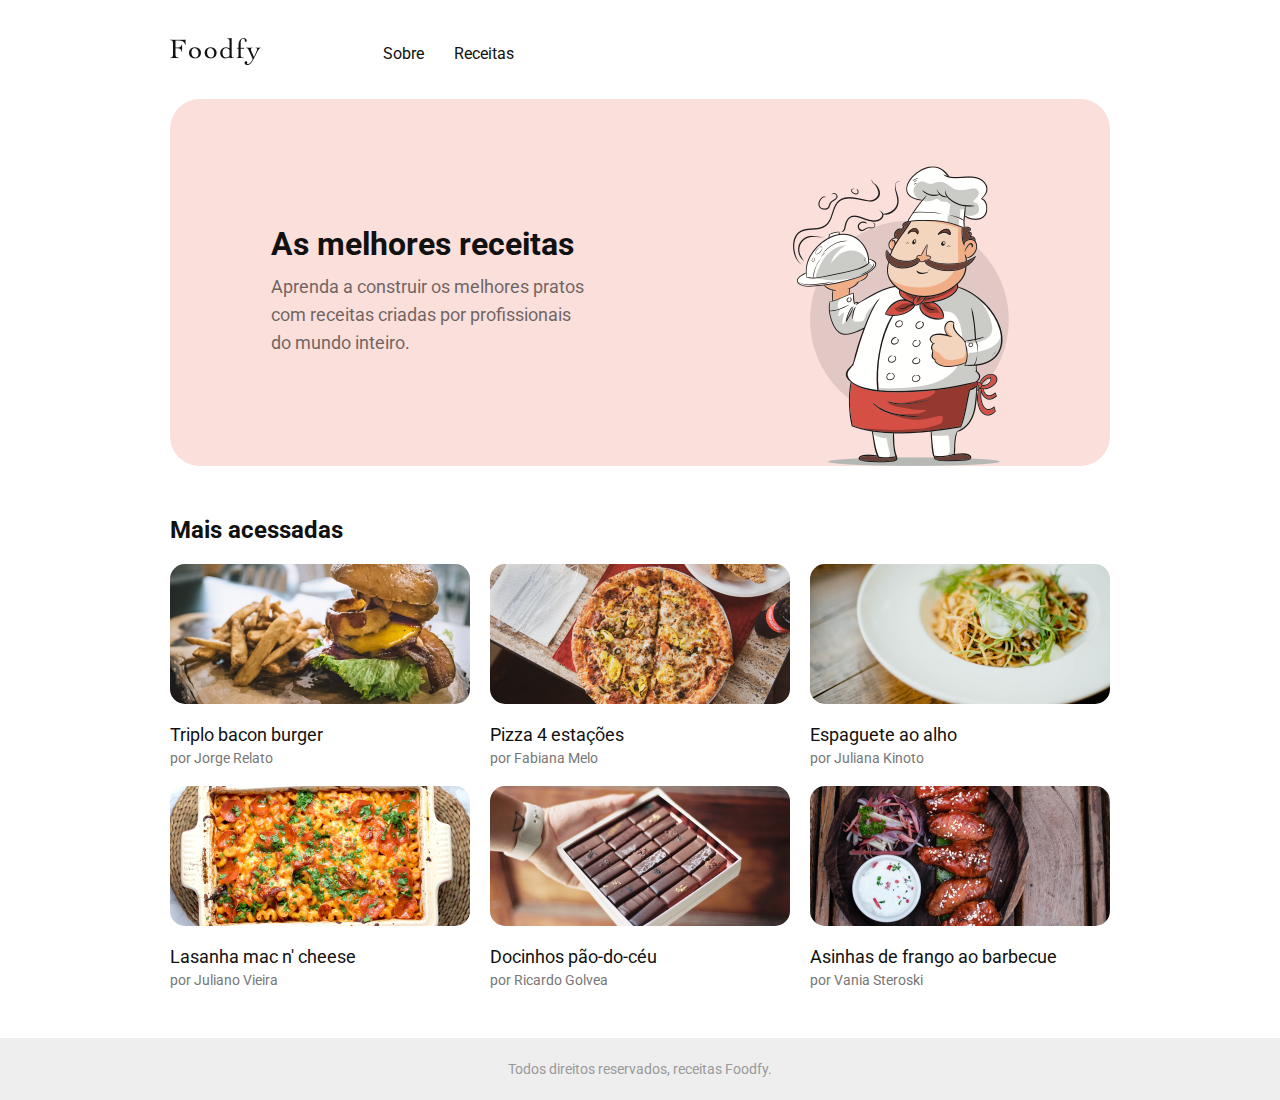
<file: modulo-02/index.html>
<!DOCTYPE html>
<html lang="pt">
  <head>
    <meta charset="UTF-8" />
    <meta name="viewport" content="width=device-width, initial-scale=1.0" />
    <meta http-equiv="X-UA-Compatible" content="ie=edge" />
    <title>Foodfy | Home</title>

    <link rel="stylesheet" href="style.css" />
  </head>
  <body>
    <!-- HEADER -->
    <header>
      <a href="index.html"><img src="assets/logo.png" alt="Foodfy"/></a>
      <nav>
        <ul>
          <li><a href="about.html" title="Sobre">Sobre</a></li>
          <li><a href="revenue.html" title="Receitas">Receitas</a></li>
        </ul>
      </nav>
    </header>

    <!-- BANNER -->
    <section class="banner container">
      <img src="assets/chef.png" alt="Cref" />
      <div>
        <h1>As melhores receitas</h1>
        <p class="tagline">
          Aprenda a construir os melhores pratos com receitas criadas por
          profissionais do mundo inteiro.
        </p>
      </div>
    </section>

    <!-- MOST ACCESSED -->
    <section class="main_cards container">
      <h4>Mais acessadas</h4>
      <div class="card">
        <img
          src="assets/burger.png"
          alt="Triplo bacon burger"
          title="Triplo bacon burger"
        />
        <p>Triplo bacon burger</p>
        <span>por Jorge Relato</span>
      </div>

      <div class="card">
        <img
          src="assets/pizza.png"
          alt="Pizza 4 estações"
          title="Pizza 4 estações"
        />
        <p>Pizza 4 estações</p>
        <span>por Fabiana Melo</span>
      </div>

      <div class="card">
        <img
          src="assets/espaguete.png"
          alt="Espaguete ao alho"
          title="Espaguete ao alho"
        />
        <p>Espaguete ao alho</p>
        <span>por Juliana Kinoto</span>
      </div>

      <div class="card">
        <img
          src="assets/lasanha.png"
          alt="Lasanha mac n' cheese"
          title="Lasanha mac n' cheese"
        />
        <p>Lasanha mac n' cheese</p>
        <span>por Juliano Vieira</span>
      </div>

      <div class="card">
        <img
          src="assets/doce.png"
          alt="Docinhos pão-do-céu"
          title="Docinhos pão-do-céu"
        />
        <p>Docinhos pão-do-céu</p>
        <span>por Ricardo Golvea</span>
      </div>

      <div class="card">
        <img
          src="assets/asinhas.png"
          alt="Asinhas de frango ao barbecue"
          title="Asinhas de frango ao barbecue"
        />
        <p>Asinhas de frango ao barbecue</p>
        <span>por Vania Steroski</span>
      </div>
    </section>

    <!-- MODAL -->
    <div class="modal_overlay">
      <div class="modal">
        <div class="modal_content">
          <img
            src="assets/asinhas.png"
            alt="Asinhas de frango ao barbecue"
            title="Asinhas de frango ao barbecue"
          />
          <p></p>
          <span>por Vania Steroski</span>
        </div>
        <div class="modal_close">
          <p>Fechar modal</p>
        </div>
      </div>
    </div>

    <!-- FOOTER -->
    <footer>
      <p>Todos direitos reservados, receitas Foodfy.</p>
    </footer>

    <script src="scripts.js"></script>
  </body>
</html>
</file>
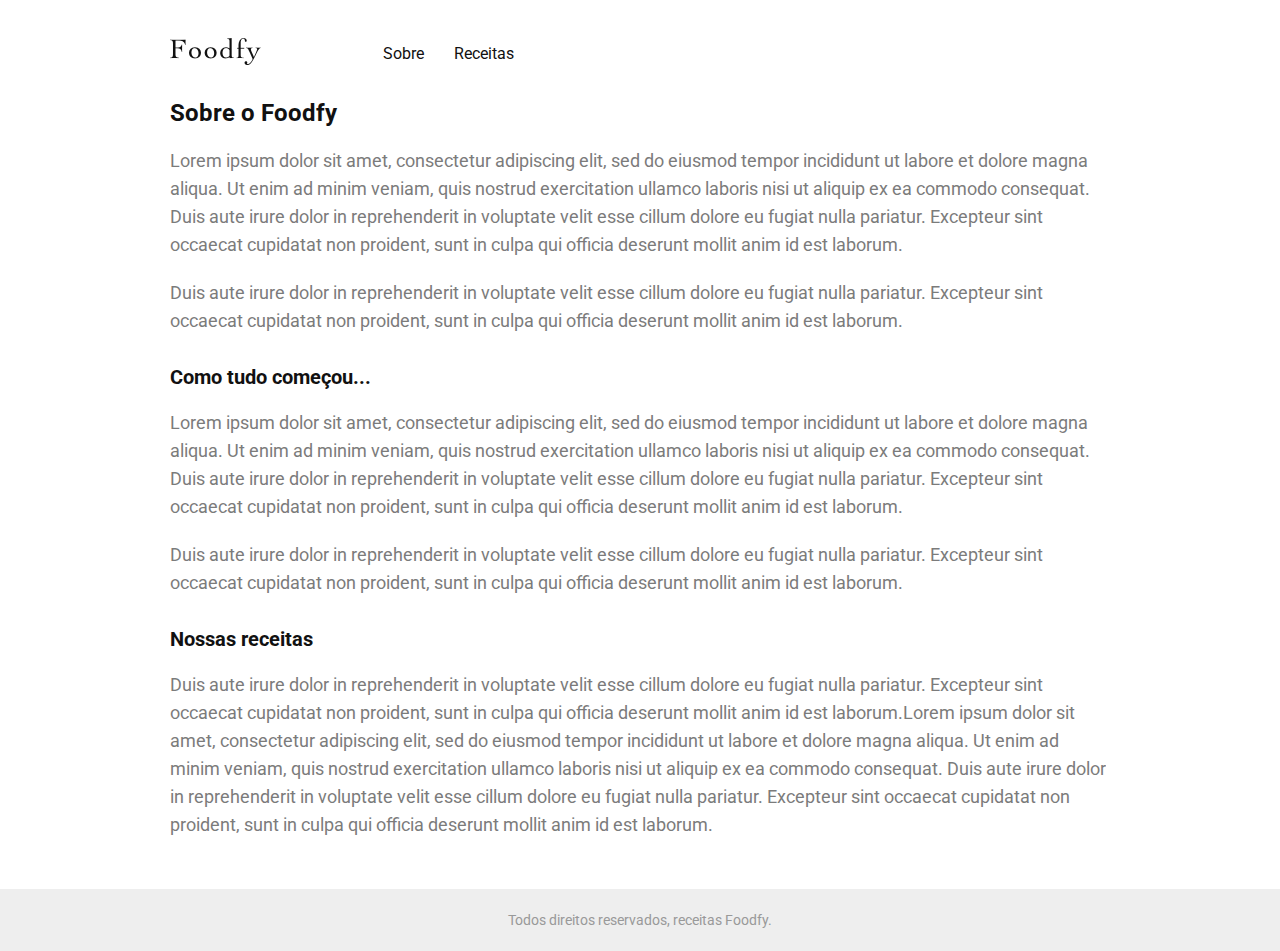
<file: modulo-02/about.html>
<!DOCTYPE html>
<html lang="pt">
  <head>
    <meta charset="UTF-8" />
    <meta name="viewport" content="width=device-width, initial-scale=1.0" />
    <meta http-equiv="X-UA-Compatible" content="ie=edge" />
    <title>Foodfy | Sobre</title>

    <link rel="stylesheet" href="style.css" />
  </head>
  <body>
    <!-- HEADER -->
    <header>
      <a href="index.html"><img src="assets/logo.png" alt="Foodfy"/></a>
      <nav>
        <ul>
          <li><a href="about.html" title="Sobre">Sobre</a></li>
          <li><a href="revenue.html" title="Receitas">Receitas</a></li>
        </ul>
      </nav>
    </header>

    <!-- ABOUT -->
    <section class="about container">
      <h1>Sobre o Foodfy</h1>
      <p>
        Lorem ipsum dolor sit amet, consectetur adipiscing elit, sed do eiusmod
        tempor incididunt ut labore et dolore magna aliqua. Ut enim ad minim
        veniam, quis nostrud exercitation ullamco laboris nisi ut aliquip ex ea
        commodo consequat. Duis aute irure dolor in reprehenderit in voluptate
        velit esse cillum dolore eu fugiat nulla pariatur. Excepteur sint
        occaecat cupidatat non proident, sunt in culpa qui officia deserunt
        mollit anim id est laborum.
      </p>
      <p>
        Duis aute irure dolor in reprehenderit in voluptate velit esse cillum
        dolore eu fugiat nulla pariatur. Excepteur sint occaecat cupidatat non
        proident, sunt in culpa qui officia deserunt mollit anim id est laborum.
      </p>

      <h3>Como tudo começou...</h3>
      <p>
        Lorem ipsum dolor sit amet, consectetur adipiscing elit, sed do eiusmod
        tempor incididunt ut labore et dolore magna aliqua. Ut enim ad minim
        veniam, quis nostrud exercitation ullamco laboris nisi ut aliquip ex ea
        commodo consequat. Duis aute irure dolor in reprehenderit in voluptate
        velit esse cillum dolore eu fugiat nulla pariatur. Excepteur sint
        occaecat cupidatat non proident, sunt in culpa qui officia deserunt
        mollit anim id est laborum.
      </p>
      <p>
        Duis aute irure dolor in reprehenderit in voluptate velit esse cillum
        dolore eu fugiat nulla pariatur. Excepteur sint occaecat cupidatat non
        proident, sunt in culpa qui officia deserunt mollit anim id est laborum.
      </p>

      <h3>Nossas receitas</h3>
      <p>
        Duis aute irure dolor in reprehenderit in voluptate velit esse cillum
        dolore eu fugiat nulla pariatur. Excepteur sint occaecat cupidatat non
        proident, sunt in culpa qui officia deserunt mollit anim id est
        laborum.Lorem ipsum dolor sit amet, consectetur adipiscing elit, sed do
        eiusmod tempor incididunt ut labore et dolore magna aliqua. Ut enim ad
        minim veniam, quis nostrud exercitation ullamco laboris nisi ut aliquip
        ex ea commodo consequat. Duis aute irure dolor in reprehenderit in
        voluptate velit esse cillum dolore eu fugiat nulla pariatur. Excepteur
        sint occaecat cupidatat non proident, sunt in culpa qui officia deserunt
        mollit anim id est laborum.
      </p>
    </section>

    <!-- FOOTER -->
    <footer>
      <p>Todos direitos reservados, receitas Foodfy.</p>
    </footer>

    <script src="scripts.js"></script>
  </body>
</html>
</file>
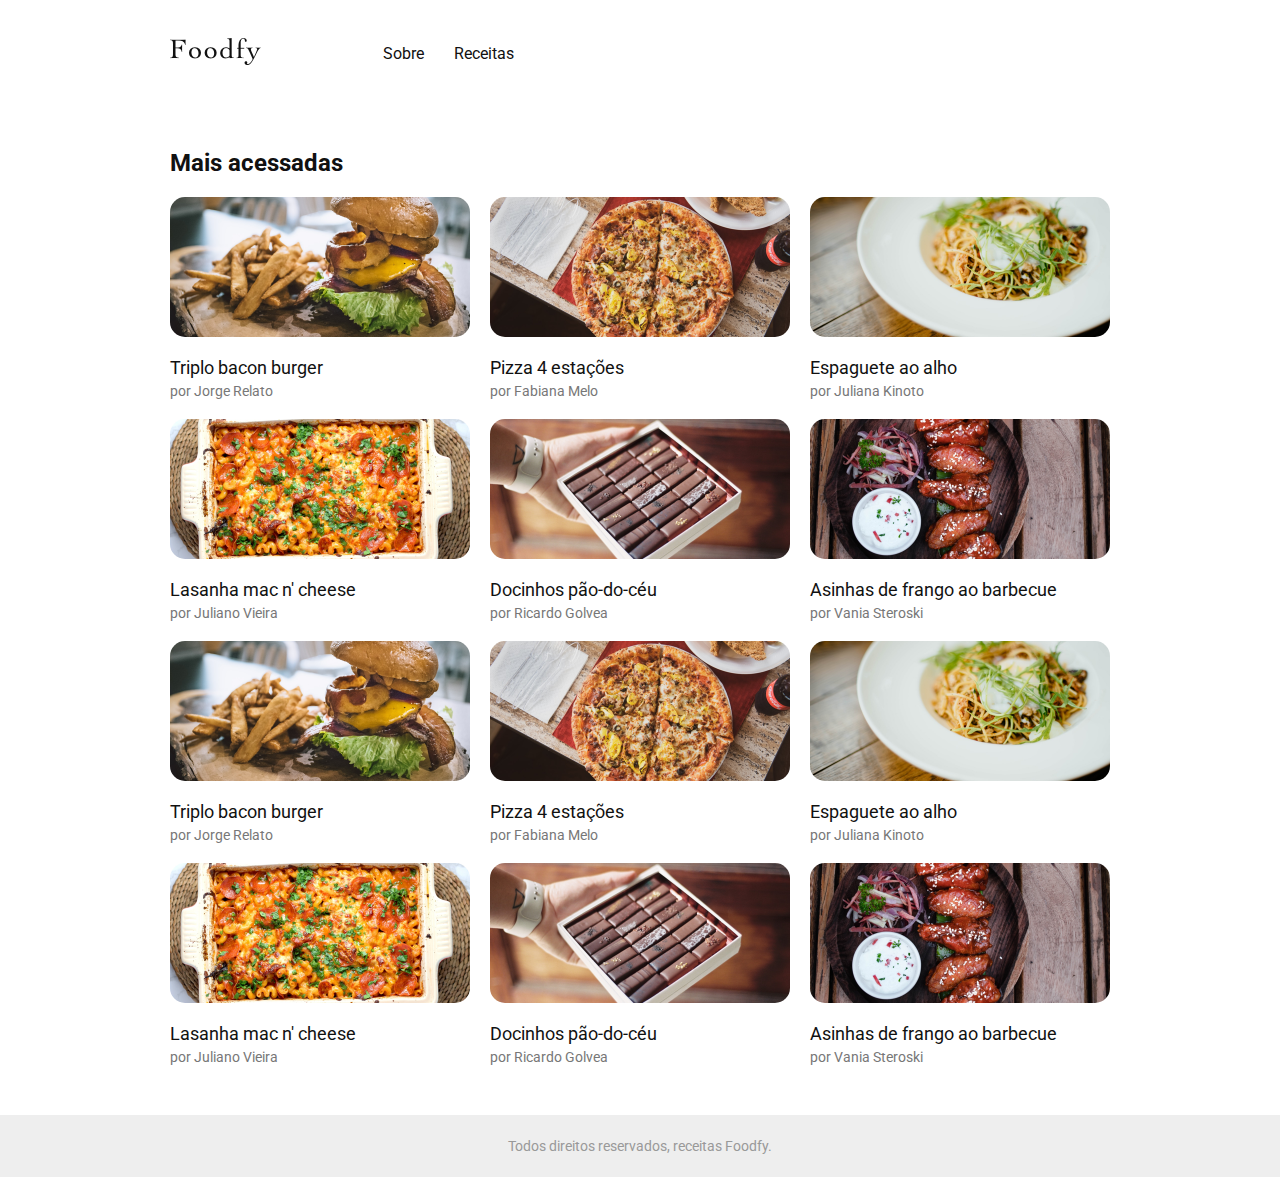
<file: modulo-02/revenue.html>
<!DOCTYPE html>
<html lang="pt">
  <head>
    <meta charset="UTF-8" />
    <meta name="viewport" content="width=device-width, initial-scale=1.0" />
    <meta http-equiv="X-UA-Compatible" content="ie=edge" />
    <title>Foodfy | Receitas</title>

    <link rel="stylesheet" href="style.css" />
  </head>
  <body>
    <!-- HEADER -->
    <header>
      <a href="index.html"><img src="assets/logo.png" alt="Foodfy"/></a>
      <nav>
        <ul>
          <li><a href="about.html" title="Sobre">Sobre</a></li>
          <li><a href="revenue.html" title="Receitas">Receitas</a></li>
        </ul>
      </nav>
    </header>

    <!-- REVENUE -->
    <section class="main_cards container">
      <h4>Mais acessadas</h4>
      <div class="card">
        <img
          src="assets/burger.png"
          alt="Triplo bacon burger"
          title="Triplo bacon burger"
        />
        <p>Triplo bacon burger</p>
        <span>por Jorge Relato</span>
      </div>

      <div class="card">
        <img
          src="assets/pizza.png"
          alt="Pizza 4 estações"
          title="Pizza 4 estações"
        />
        <p>Pizza 4 estações</p>
        <span>por Fabiana Melo</span>
      </div>

      <div class="card">
        <img
          src="assets/espaguete.png"
          alt="Espaguete ao alho"
          title="Espaguete ao alho"
        />
        <p>Espaguete ao alho</p>
        <span>por Juliana Kinoto</span>
      </div>

      <div class="card">
        <img
          src="assets/lasanha.png"
          alt="Lasanha mac n' cheese"
          title="Lasanha mac n' cheese"
        />
        <p>Lasanha mac n' cheese</p>
        <span>por Juliano Vieira</span>
      </div>

      <div class="card">
        <img
          src="assets/doce.png"
          alt="Docinhos pão-do-céu"
          title="Docinhos pão-do-céu"
        />
        <p>Docinhos pão-do-céu</p>
        <span>por Ricardo Golvea</span>
      </div>

      <div class="card">
        <img
          src="assets/asinhas.png"
          alt="Asinhas de frango ao barbecue"
          title="Asinhas de frango ao barbecue"
        />
        <p>Asinhas de frango ao barbecue</p>
        <span>por Vania Steroski</span>
      </div>

      <div class="card">
        <img
          src="assets/burger.png"
          alt="Triplo bacon burger"
          title="Triplo bacon burger"
        />
        <p>Triplo bacon burger</p>
        <span>por Jorge Relato</span>
      </div>

      <div class="card">
        <img
          src="assets/pizza.png"
          alt="Pizza 4 estações"
          title="Pizza 4 estações"
        />
        <p>Pizza 4 estações</p>
        <span>por Fabiana Melo</span>
      </div>

      <div class="card">
        <img
          src="assets/espaguete.png"
          alt="Espaguete ao alho"
          title="Espaguete ao alho"
        />
        <p>Espaguete ao alho</p>
        <span>por Juliana Kinoto</span>
      </div>

      <div class="card">
        <img
          src="assets/lasanha.png"
          alt="Lasanha mac n' cheese"
          title="Lasanha mac n' cheese"
        />
        <p>Lasanha mac n' cheese</p>
        <span>por Juliano Vieira</span>
      </div>

      <div class="card">
        <img
          src="assets/doce.png"
          alt="Docinhos pão-do-céu"
          title="Docinhos pão-do-céu"
        />
        <p>Docinhos pão-do-céu</p>
        <span>por Ricardo Golvea</span>
      </div>

      <div class="card">
        <img
          src="assets/asinhas.png"
          alt="Asinhas de frango ao barbecue"
          title="Asinhas de frango ao barbecue"
        />
        <p>Asinhas de frango ao barbecue</p>
        <span>por Vania Steroski</span>
      </div>
    </section>

    <!-- MODAL -->
    <div class="modal_overlay">
      <div class="modal">
        <div class="modal_content">
          <img
            src="assets/asinhas.png"
            alt="Asinhas de frango ao barbecue"
            title="Asinhas de frango ao barbecue"
          />
          <p></p>
          <span>por Vania Steroski</span>
        </div>
        <div class="modal_close">
          <p>Fechar modal</p>
        </div>
      </div>
    </div>

    <!-- FOOTER -->
    <footer>
      <p>Todos direitos reservados, receitas Foodfy.</p>
    </footer>

    <script src="scripts.js"></script>
  </body>
</html>
</file>
<file: modulo-02/style.css>
@import "https://fonts.googleapis.com/css?family=Roboto:400,700&display=swap";

:root {
  --collor-font-normal: #111111;
  --collor-font-small: #777777;
}

* {
  margin: 0;
  padding: 0;
  border: 0;
  box-sizing: border-box;
  list-style: none;
}

body {
  font-family: "Roboto", sans-serif;
}

.container {
  max-width: 940px;
  margin: 0 auto;
}

/*--- HEADER ---*/
header {
  display: flex;
  justify-content: flex-start;
  flex-wrap: wrap;
  align-items: center;
  margin: 38px auto 30px auto;
  max-width: 940px;
}

header ul {
  display: flex;
  margin-left: 107px;
}

header ul li a {
  font-size: 1rem;
  color: var(--collor-font-normal);
  text-decoration: none;
  padding: 15px;
}

/*--- BANNER ---*/
.banner {
  background-color: #fbdfdb;
  border-radius: 30px;
  display: flex;
  justify-content: space-around;
  flex-direction: row-reverse;
  align-items: center;
  padding-top: 67px;
}

.banner div {
  max-width: 320px;
  padding-bottom: 51px;
}

.banner div h1 {
  font-size: 32px;
  line-height: 38px;
  font-weight: bold;
  color: var(--collor-font-normal);
}

.banner div p {
  font-size: 18px;
  line-height: 28px;
  margin-top: 10px;
  color: var(--collor-font-normal);
  opacity: 0.6;
}

/*--- MOST ACESSED ---*/
.main_cards {
  display: flex;
  flex-wrap: wrap;
  justify-content: space-between;
  align-items: center;
}

.main_cards h4 {
  flex: 1 1 100%;
  font-size: 24px;
  line-height: 28px;
  font-weight: bold;
  color: var(--collor-font-normal);
  margin-top: 50px;
}

.main_cards .card {
  /* background-color: red; */
  display: flex;
  flex-wrap: wrap;
  flex-direction: column;
}

.main_cards .card img {
  max-width: 300px;
  border-radius: 15px;
  margin-top: 20px;
  cursor: pointer;
}

.main_cards .card p {
  font-size: 18px;
  line-height: 21px;
  color: var(--collor-font-normal);
  margin-top: 20px;
}

.main_cards .card span {
  font-size: 14px;
  line-height: 16px;
  color: var(--collor-font-small);
  margin-top: 5px;
}

/*--- FOOTER ---*/
footer {
  background-color: #eeeeee;
  margin-top: 50px;
}

footer p {
  font-size: 14px;
  line-height: 16px;
  color: #999999;
  text-align: center;
  padding: 23px 0;
}

/*--- ABOUT ---*/
.about h1 {
  font-size: 24px;
  font-weight: bold;
  line-height: 28px;
  color: var(--collor-font-normal);
  margin-top: 10px;
}

.about p {
  font-size: 18px;
  line-height: 28px;
  color: #444444;
  margin-top: 20px;
  opacity: 0.7;
}

.about h3 {
  font-size: 20px;
  line-height: 24px;
  color: var(--collor-font-normal);
  margin-top: 30px;
}

/*--- MODAL ---*/
.modal_overlay {
  background: rgba(0, 0, 0, 0.7);
  width: 100%;
  height: 100%;
  position: fixed;
  top: 0;
  opacity: 0;
  visibility: hidden;
}

.modal {
  background-color: #ffffff;
  border-radius: 16px;
  width: 660px;
  height: 513px;
  margin: 15vh auto;
  position: relative;
}

.modal_content {
  position: absolute;
  right: 30px;
  top: 30px;
  display: flex;
  flex-direction: column;
  align-items: center;
}

.modal_content img {
  max-width: 600px;
  border-radius: 16px;
  cursor: pointer;
}

.modal_content p {
  font-size: 24px;
  line-height: 28px;
  color: var(--collor-font-small);
  margin-top: 20px;
}

.modal_content span {
  font-size: 18px;
  line-height: 21px;
  color: #777777;
  margin-top: 5px;
}

.modal_close p {
  font-size: 16px;
  line-height: 19px;
  color: var(--collor-font-small);
  position: absolute;
  text-decoration: none;
  bottom: 30px;
  right: 285px;
  text-align: center;
  cursor: pointer;
}

.modal_overlay.active {
  opacity: 1;
  visibility: visible;
}
</file>
